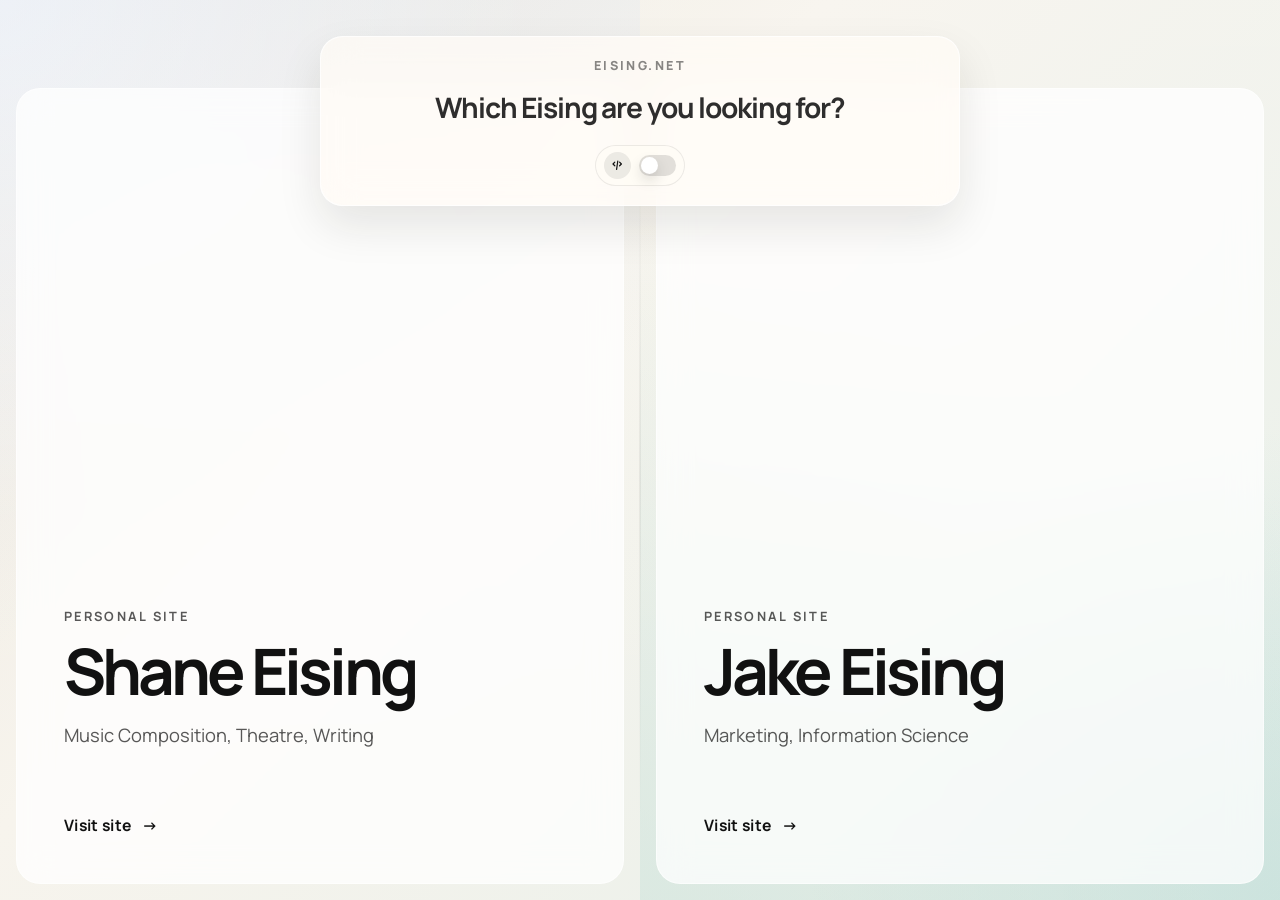
<file: index.html>
<!DOCTYPE html>
<html lang="en">
<head>
  <meta charset="UTF-8">
  <meta name="viewport" content="width=device-width, initial-scale=1.0">
  <title>Eising.Net</title>
  <meta
    name="description"
    content="Home to Shane and Jake Eising"
  >
  <link rel="preconnect" href="https://fonts.googleapis.com">
  <link rel="preconnect" href="https://fonts.gstatic.com" crossorigin>
  <link
    href="https://fonts.googleapis.com/css2?family=Manrope:wght@400;500;600;700;800&display=swap"
    rel="stylesheet"
  >
  <link rel="stylesheet" href="styles.css">
</head>
<body>
  <main class="split-home" aria-label="Eising.net homepage">
    <header class="site-header">
      <p class="site-kicker" aria-live="polite">
        <span class="site-kicker-text site-kicker-net">eising.net</span>
        <span class="site-kicker-text site-kicker-dev">eising.dev</span>
      </p>
      <h2>Which Eising are you looking for?</h2>
      <label class="mode-toggle" for="mode-switch">
        <span class="mode-icon" aria-hidden="true">
          <svg viewBox="0 0 24 24" role="presentation">
            <path d="M8 7 5 10l3 3M16 7l3 3-3 3M13 5l-2 14"/>
          </svg>
        </span>
        <span class="mode-switch-shell">
          <input
            id="mode-switch"
            class="mode-switch-input"
            type="checkbox"
            aria-label="Enable Dev Mode"
          >
          <span class="mode-switch-slider" aria-hidden="true"></span>
        </span>
      </label>
    </header>

    <section class="panel panel-shane">
      <a
        class="panel-card"
        href="https://shane.eising.net"
        aria-label="Visit Shane Eising"
        data-net-href="https://shane.eising.net"
        data-dev-href="https://shane.eising.dev"
        data-net-eyebrow="Personal Site"
        data-dev-eyebrow="Developer Site"
        data-net-description="Music Composition, Theatre, Writing"
        data-dev-description="AI Integration Engineer, Software Builder"
      >
        <div class="panel-content">
          <p class="eyebrow" data-eyebrow>Personal Site</p>
          <h1 class="panel-title">Shane Eising</h1>
          <p class="description" data-description>
            Engineering, projects, and writing from Shane.
          </p>
          <span class="cta">
            Visit site
            <span class="cta-arrow" aria-hidden="true">→</span>
          </span>
        </div>
      </a>
    </section>

    <section class="panel panel-jake">
      <a
        class="panel-card"
        href="https://jake.eising.net"
        aria-label="Visit Jake Eising"
        data-net-href="https://jake.eising.net"
        data-dev-href="https://jake.eising.dev"
        data-net-eyebrow="Personal Site"
        data-dev-eyebrow="Developer Site"
        data-net-description="Marketing, Information Science"
        data-dev-description="SQL, HTML/CSS, JavaScript, Python"
      >
        <div class="panel-content">
          <p class="eyebrow" data-eyebrow>Personal Site</p>
          <h1 class="panel-title">Jake Eising</h1>
          <p class="description" data-description>
            Marketing, Information Science, and more.
          </p>
          <span class="cta">
            Visit site
            <span class="cta-arrow" aria-hidden="true">→</span>
          </span>
        </div>
      </a>
    </section>
  </main>
  <script src="script.js"></script>
</body>
</html>
</file>
<file: styles.css>
:root {
  color-scheme: light;
  --bg-start: #ede7dd;
  --bg-mid: #f7f4ed;
  --bg-end: #e7efe9;
  --glow-a: rgba(255, 255, 255, 0.9);
  --glow-b: rgba(198, 225, 221, 0.8);
  --panel-light: rgba(255, 255, 255, 0.74);
  --panel-border: rgba(255, 255, 255, 0.52);
  --panel-hover-light: rgba(255, 255, 255, 0.82);
  --panel-hover-border: rgba(255, 255, 255, 0.72);
  --header-surface: rgba(255, 252, 246, 0.76);
  --header-border: rgba(255, 255, 255, 0.72);
  --text-strong: #111111;
  --text-muted: rgba(17, 17, 17, 0.7);
  --text-soft: rgba(17, 17, 17, 0.5);
  --header-shadow: 0 20px 44px rgba(32, 28, 19, 0.1);
  --divider-color: rgba(17, 17, 17, 0.12);
  --panel-shane-accent: rgba(219, 227, 240, 0.45);
  --panel-jake-accent: rgba(203, 226, 218, 0.55);
  --panel-halo: rgba(110, 138, 188, 0.18);
  --switch-track: rgba(17, 17, 17, 0.12);
  --switch-track-active: #1f6fff;
  --switch-knob: #ffffff;
  --transition-spring: 420ms cubic-bezier(0.22, 1, 0.36, 1);
  --transition-fade: 520ms ease;
}

:root[data-theme="dev"] {
  color-scheme: dark;
  --bg-start: #0d1320;
  --bg-mid: #101826;
  --bg-end: #112334;
  --glow-a: rgba(80, 116, 196, 0.28);
  --glow-b: rgba(40, 187, 149, 0.24);
  --panel-light: rgba(16, 24, 38, 0.72);
  --panel-border: rgba(132, 161, 214, 0.24);
  --panel-hover-light: rgba(22, 31, 48, 0.84);
  --panel-hover-border: rgba(132, 161, 214, 0.34);
  --header-surface: rgba(15, 21, 34, 0.82);
  --header-border: rgba(137, 165, 218, 0.24);
  --text-strong: #eef3ff;
  --text-muted: rgba(238, 243, 255, 0.72);
  --text-soft: rgba(238, 243, 255, 0.54);
  --header-shadow: 0 20px 44px rgba(3, 7, 18, 0.36);
  --divider-color: rgba(137, 165, 218, 0.2);
  --panel-shane-accent: rgba(73, 111, 196, 0.22);
  --panel-jake-accent: rgba(36, 181, 145, 0.2);
  --panel-halo: rgba(99, 138, 224, 0.07);
  --switch-track: rgba(255, 255, 255, 0.12);
  --switch-track-active: #4f8cff;
  --switch-knob: #ffffff;
}

* {
  box-sizing: border-box;
}

html,
body {
  margin: 0;
  min-height: 100%;
}

body {
  min-height: 100vh;
  background:
    radial-gradient(circle at top left, var(--glow-a), transparent 34%),
    radial-gradient(circle at bottom right, var(--glow-b), transparent 30%),
    linear-gradient(135deg, var(--bg-start) 0%, var(--bg-mid) 38%, var(--bg-end) 100%);
  color: var(--text-strong);
  font-family: "Manrope", sans-serif;
  transition:
    background var(--transition-fade),
    color var(--transition-fade);
}

.split-home {
  position: relative;
  display: grid;
  min-height: 100vh;
  grid-template-columns: 1fr 1fr;
  overflow: hidden;
  isolation: isolate;
}

.site-header {
  position: absolute;
  top: 2.25rem;
  left: 50%;
  z-index: 2;
  width: min(40rem, calc(100% - 4rem));
  padding: 1rem 1.4rem 1.2rem;
  border: 1px solid var(--header-border);
  border-radius: 1.4rem;
  background: var(--header-surface);
  box-shadow: var(--header-shadow);
  backdrop-filter: blur(18px);
  text-align: center;
  transform: translateX(-50%);
  transition:
    background var(--transition-fade),
    border-color var(--transition-fade),
    box-shadow var(--transition-fade);
}

.site-kicker {
  position: relative;
  display: inline-grid;
  margin: 0 0 0.9rem;
  font-size: 0.78rem;
  font-weight: 800;
  letter-spacing: 0.2em;
  text-transform: uppercase;
  color: var(--text-soft);
  overflow: hidden;
}

.site-kicker-text {
  grid-area: 1 / 1;
  transition:
    opacity var(--transition-fade),
    transform var(--transition-spring),
    color var(--transition-fade);
}

.site-kicker-dev {
  opacity: 0;
  transform: translateY(55%);
}

:root[data-theme="dev"] .site-kicker-net {
  opacity: 0;
  transform: translateY(-55%);
}

:root[data-theme="dev"] .site-kicker-dev {
  opacity: 1;
  transform: translateY(0);
}

.site-header h2 {
  margin: 0;
  font-size: clamp(1.4rem, 2.2vw, 2rem);
  font-weight: 700;
  letter-spacing: -0.04em;
  color: color-mix(in srgb, var(--text-strong) 88%, transparent);
}

.mode-toggle {
  display: inline-flex;
  align-items: center;
  gap: 0.5rem;
  margin-top: 1.15rem;
  padding: 0.38rem 0.5rem;
  border: 1px solid color-mix(in srgb, var(--text-strong) 8%, transparent);
  border-radius: 999px;
  background: color-mix(in srgb, var(--header-surface) 82%, transparent);
  cursor: pointer;
  transition:
    background var(--transition-fade),
    border-color var(--transition-fade),
    transform var(--transition-spring);
}

.mode-toggle:hover {
  transform: translateY(-1px);
}

.mode-icon {
  display: inline-flex;
  align-items: center;
  justify-content: center;
  width: 1.7rem;
  height: 1.7rem;
  border-radius: 999px;
  background: color-mix(in srgb, var(--text-strong) 8%, transparent);
  color: var(--text-strong);
  flex: 0 0 auto;
  transition:
    background var(--transition-fade),
    color var(--transition-fade),
    transform var(--transition-spring);
}

.mode-icon svg {
  width: 0.9rem;
  height: 0.9rem;
  fill: none;
  stroke: currentColor;
  stroke-linecap: round;
  stroke-linejoin: round;
  stroke-width: 2;
}

.mode-switch-shell {
  position: relative;
  display: inline-flex;
  flex: 0 0 auto;
}

.mode-switch-input {
  position: absolute;
  opacity: 0;
  pointer-events: none;
}

.mode-switch-slider {
  position: relative;
  display: inline-block;
  width: 2.35rem;
  height: 1.35rem;
  border-radius: 999px;
  background: var(--switch-track);
  transition:
    background var(--transition-fade),
    box-shadow var(--transition-fade);
}

.mode-switch-slider::after {
  position: absolute;
  top: 0.14rem;
  left: 0.14rem;
  width: 1.07rem;
  height: 1.07rem;
  border-radius: 50%;
  background: var(--switch-knob);
  box-shadow: 0 6px 14px rgba(0, 0, 0, 0.15);
  content: "";
  transition:
    transform var(--transition-spring),
    background var(--transition-fade);
}

.mode-switch-input:checked + .mode-switch-slider {
  background: var(--switch-track-active);
}

.mode-switch-input:checked + .mode-switch-slider::after {
  transform: translateX(1rem);
}

.mode-switch-input:focus-visible + .mode-switch-slider {
  box-shadow: 0 0 0 3px color-mix(in srgb, var(--switch-track-active) 28%, transparent);
}

.split-home::after {
  position: absolute;
  top: calc(50% + 1.75rem);
  left: 50%;
  width: 1px;
  height: calc(100% - 13rem);
  background: linear-gradient(
    to bottom,
    transparent,
    var(--divider-color),
    transparent
  );
  transform: translate(-50%, -50%);
  content: "";
  pointer-events: none;
}

.panel {
  position: relative;
  min-height: 100vh;
  overflow: hidden;
}

.panel-card {
  position: absolute;
  inset: 5.5rem 1rem 1rem;
  display: flex;
  align-items: flex-end;
  padding: 4.5rem 3rem 3rem;
  border-radius: 1.5rem;
  text-decoration: none;
  color: inherit;
  transition:
    transform var(--transition-spring),
    filter var(--transition-spring);
}

.panel-card::before {
  position: absolute;
  inset: 0;
  border-radius: 1.5rem;
  background: var(--panel-light);
  border: 1px solid var(--panel-border);
  backdrop-filter: blur(16px);
  content: "";
  transition:
    transform var(--transition-spring),
    background-color var(--transition-spring),
    border-color var(--transition-spring),
    background var(--transition-fade);
  z-index: 0;
}

.panel-card::after {
  position: absolute;
  inset: auto auto 4.5rem 3rem;
  width: 7rem;
  height: 7rem;
  border-radius: 50%;
  background: var(--panel-halo);
  filter: blur(18px);
  content: "";
  opacity: 0;
  transform: scale(0.84);
  transition:
    opacity var(--transition-spring),
    transform var(--transition-spring),
    background var(--transition-fade);
}

.panel-content {
  position: relative;
  display: grid;
  align-content: end;
  z-index: 1;
  width: 100%;
  max-width: 28rem;
  min-height: 19rem;
  transform: translateY(18px);
  opacity: 0;
  animation: rise-in 900ms var(--transition-spring) forwards;
}

.panel-shane {
  background:
    linear-gradient(155deg, var(--panel-shane-accent), transparent 54%),
    linear-gradient(180deg, rgba(255, 255, 255, 0.14), transparent);
  transition: background var(--transition-fade);
}

.panel-jake {
  background:
    linear-gradient(24deg, var(--panel-jake-accent), transparent 58%),
    linear-gradient(180deg, rgba(255, 255, 255, 0.12), transparent);
  transition: background var(--transition-fade);
}

.eyebrow {
  margin: 0;
  font-size: 0.8rem;
  font-weight: 700;
  letter-spacing: 0.18em;
  text-transform: uppercase;
  color: var(--text-muted);
}

.panel-title {
  margin: 0.95rem 0 0;
  font-size: clamp(2.6rem, 5vw, 5rem);
  line-height: 0.96;
  letter-spacing: -0.06em;
}

.description {
  margin: 1.25rem 0 0;
  max-width: 24rem;
  min-height: 3.3em;
  font-size: clamp(1rem, 1.5vw, 1.15rem);
  line-height: 1.6;
  color: var(--text-muted);
}

.cta {
  display: inline-flex;
  align-items: center;
  gap: 0.7rem;
  margin-top: 2rem;
  font-size: 0.98rem;
  font-weight: 700;
  letter-spacing: 0.02em;
}

.cta-arrow {
  display: inline-block;
  transition:
    transform var(--transition-spring),
    opacity var(--transition-spring);
}

.panel-card:hover,
.panel-card:focus-visible {
  transform: scale(1.01);
  filter: saturate(1.05);
}

.panel-card:hover::before,
.panel-card:focus-visible::before {
  transform: scale(1.015);
  background: var(--panel-hover-light);
  border-color: var(--panel-hover-border);
}

.panel-card:hover::after,
.panel-card:focus-visible::after {
  opacity: 0.95;
  transform: scale(1.02);
}

.panel-card:hover .cta-arrow,
.panel-card:focus-visible .cta-arrow {
  transform: translateX(6px);
}

.panel-card:focus-visible {
  outline: none;
}

@keyframes rise-in {
  from {
    transform: translateY(18px);
    opacity: 0;
  }

  to {
    transform: translateY(0);
    opacity: 1;
  }
}

@media (max-width: 820px) {
  .split-home {
    grid-template-columns: 1fr;
  }

  .split-home::after {
    top: calc(50% + 2.125rem);
    left: 1.5rem;
    width: calc(100% - 3rem);
    height: 1px;
    transform: translateY(-50%);
    background: linear-gradient(
      to right,
      transparent,
      var(--divider-color),
      transparent
    );
  }

  .panel {
    min-height: 50vh;
  }

  .panel-card {
    inset: 5.25rem 1rem 1rem;
    padding: 3rem 2rem 2rem;
  }

  .panel-card::after {
    inset: auto auto 3rem 2rem;
  }

  .site-header {
    top: 1.1rem;
    width: min(30rem, calc(100% - 2rem));
    padding: 0.9rem 1rem 1rem;
  }

  .mode-toggle {
    margin-top: 1rem;
    padding: 0.34rem 0.46rem;
  }
}

@media (prefers-reduced-motion: reduce) {
  *,
  *::before,
  *::after {
    animation: none !important;
    transition-duration: 0ms !important;
    scroll-behavior: auto !important;
  }

  .panel-content {
    transform: none;
    opacity: 1;
  }
}
</file>
